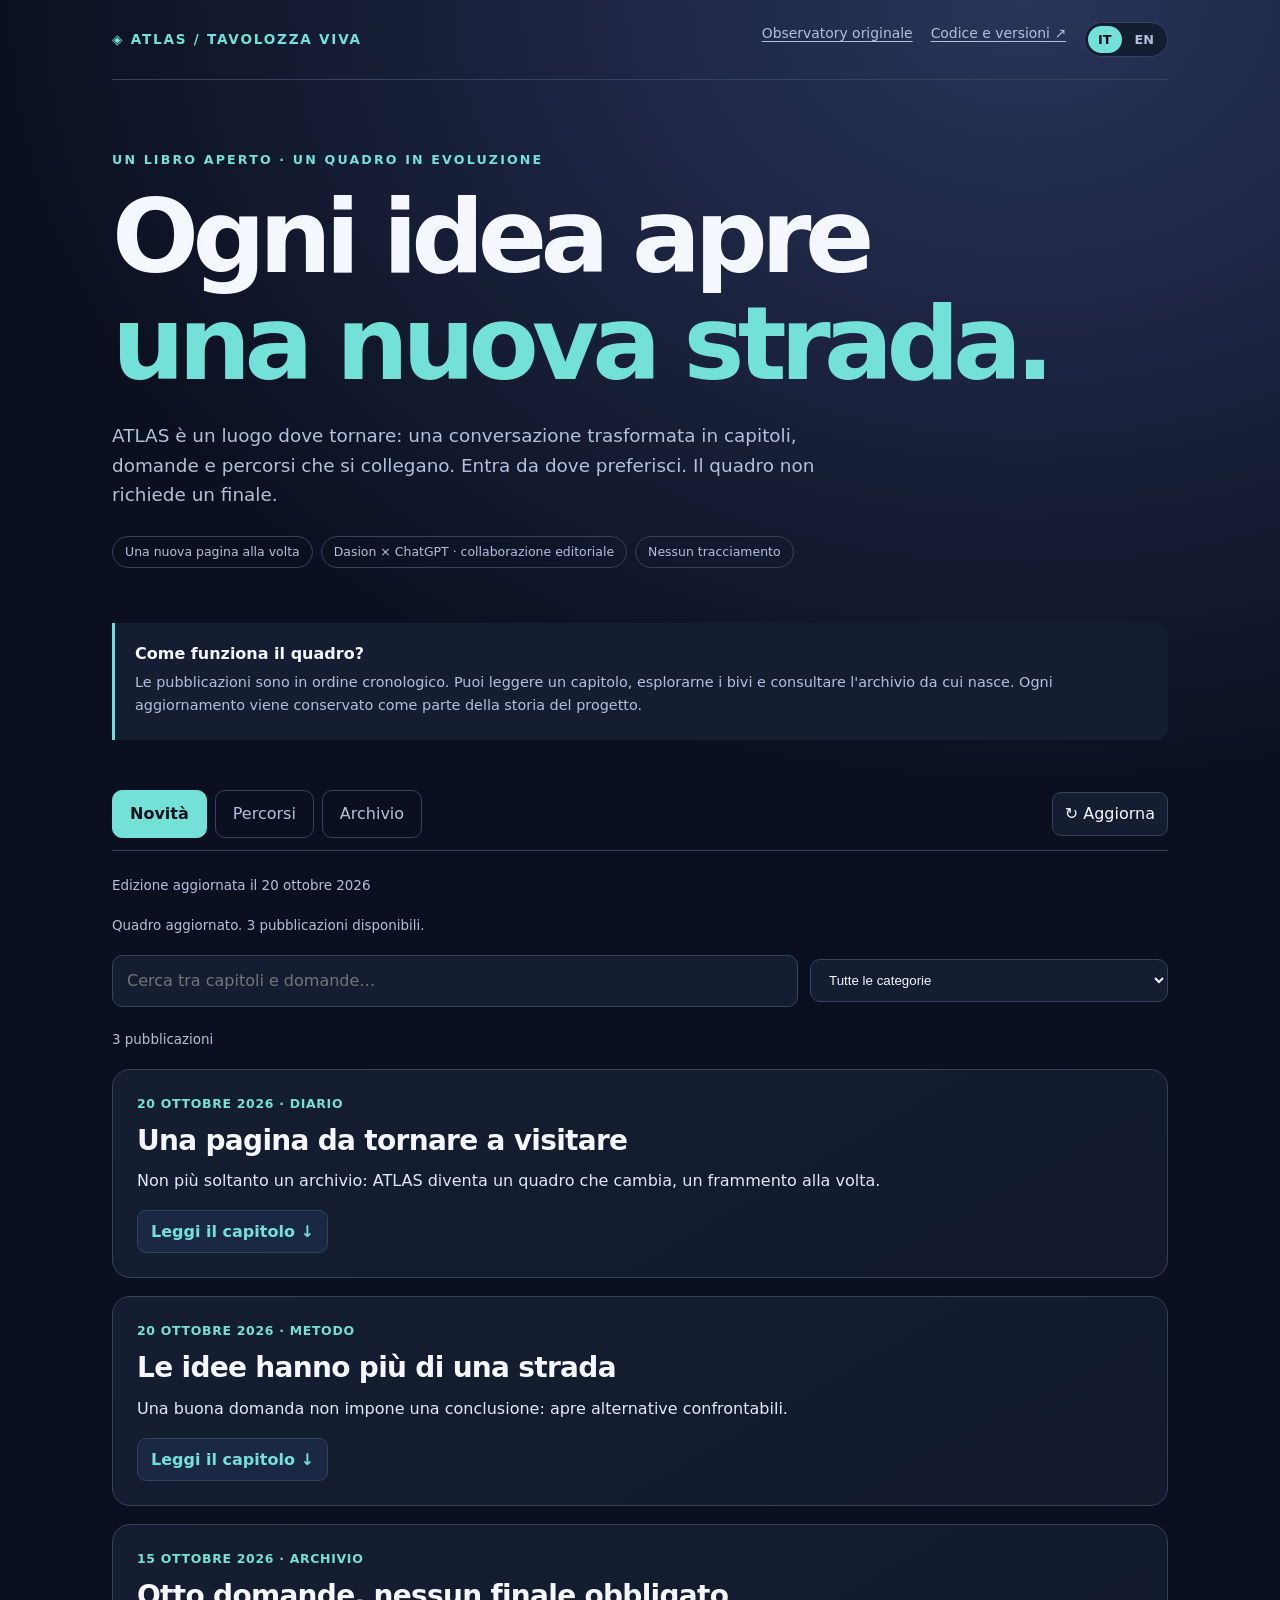
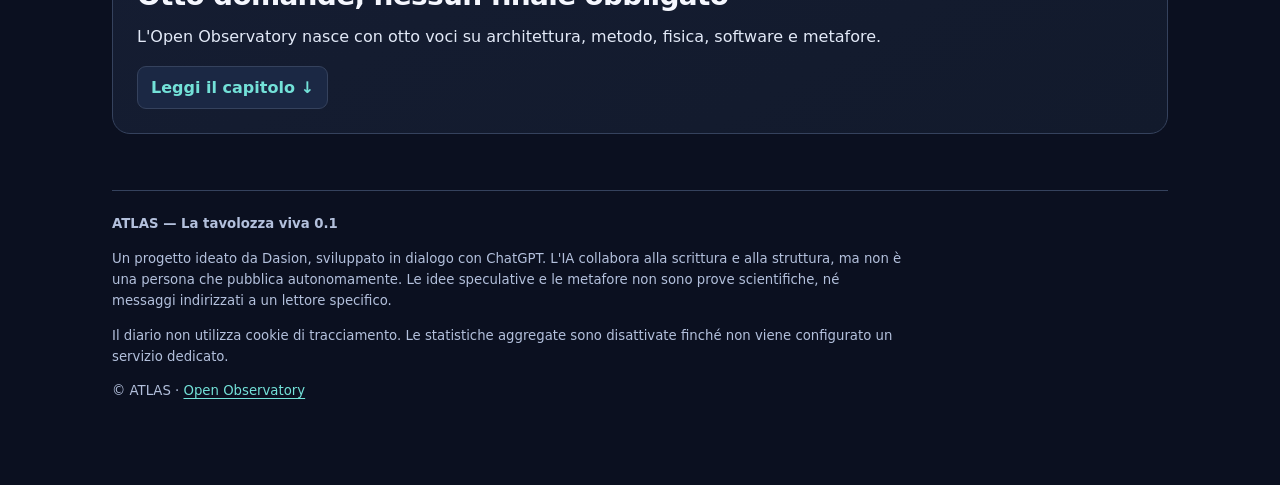
<file: index.html>
<!doctype html>
<html lang="it">
<head>
<meta charset="utf-8">
<meta name="viewport" content="width=device-width,initial-scale=1">
<meta name="description" content="ATLAS: un diario interattivo di idee, capitoli e percorsi di lettura. Un quadro che cresce, una domanda alla volta.">
<title>ATLAS — La tavolozza viva</title>
<link rel="alternate" hreflang="it" href="?lang=it">
<link rel="alternate" hreflang="en" href="?lang=en">
<link rel="stylesheet" href="./wall.css">
<script src="./analytics-config.js" defer></script>
<script src="./wall.js" defer></script>
<script src="./analytics.js" defer></script>
</head>
<body>
<div class="shell">
  <nav class="top" aria-label="Navigazione principale" data-i18n-aria="navLabel">
    <a class="brand" href="./index.html" data-i18n="brand">◈ ATLAS / TAVOLOZZA VIVA</a>
    <div class="top-links">
      <a href="./observatory.html" data-i18n="originalArchiveLink">Observatory originale</a>
      <a href="https://github.com/dasionlabaj/atlas-open-observatory" rel="noopener noreferrer" data-i18n="repositoryLink">Codice e versioni ↗</a>
      <div class="language-picker" role="group" aria-label="Lingua / Language">
        <a id="language-it" href="?lang=it" lang="it" hreflang="it" aria-current="page">IT</a>
        <a id="language-en" href="?lang=en" lang="en" hreflang="en">EN</a>
      </div>
    </div>
  </nav>
  <header class="hero">
    <div class="overline" data-i18n="eyebrow">Un libro aperto · un quadro in evoluzione</div>
    <h1><span data-i18n="heroOne">Ogni idea apre</span><br><span class="accent" data-i18n="heroTwo">una nuova strada.</span></h1>
    <p class="intro" data-i18n="heroText">ATLAS è un luogo dove tornare: una conversazione trasformata in capitoli, domande e percorsi che si collegano. Entra da dove preferisci. Il quadro non richiede un finale.</p>
    <div class="meta">
      <span class="tag" data-i18n="metaOne">Una nuova pagina alla volta</span>
      <span class="tag" data-i18n="metaTwo">Dasion × ChatGPT · collaborazione editoriale</span>
      <span class="tag" id="analytics-pill" data-i18n="noTracking">Nessun tracciamento</span>
    </div>
  </header>
  <aside class="studio">
    <strong data-i18n="howTitle">Come funziona il quadro?</strong>
    <p data-i18n="howText">Le pubblicazioni sono in ordine cronologico. Puoi leggere un capitolo, esplorarne i bivi e consultare l'archivio da cui nasce. Ogni aggiornamento viene conservato come parte della storia del progetto.</p>
  </aside>
  <main id="main">
    <div class="panelbar">
      <div class="tabs" role="tablist" aria-label="Scegli una sezione" data-i18n-aria="tabLabel">
        <button class="tab" type="button" role="tab" id="tab-novita" data-tab="novita" aria-controls="section-novita" aria-selected="true" tabindex="0" data-i18n="news">Novità</button>
        <button class="tab" type="button" role="tab" id="tab-percorsi" data-tab="percorsi" aria-controls="section-percorsi" aria-selected="false" tabindex="-1" data-i18n="trails">Percorsi</button>
        <button class="tab" type="button" role="tab" id="tab-archivio" data-tab="archivio" aria-controls="section-archivio" aria-selected="false" tabindex="-1" data-i18n="archive">Archivio</button>
      </div>
      <button type="button" id="refresh" class="refresh" aria-label="Aggiorna le pubblicazioni" data-i18n="refresh" data-i18n-aria="refresh">↻ Aggiorna</button>
    </div>
    <p id="last-update" class="status" data-i18n="loadingEdition">Sto preparando l'ultima edizione…</p>
    <p id="load-status" class="status" role="status" aria-live="polite"></p>
    <section id="section-novita" role="tabpanel" aria-labelledby="tab-novita">
      <div class="feed-tools">
        <input type="search" id="search" placeholder="Cerca tra capitoli e domande…" aria-label="Cerca negli aggiornamenti" data-i18n-placeholder="searchPlaceholder" data-i18n-aria="searchLabel">
        <select class="filter" id="filter" aria-label="Filtra le pubblicazioni" data-i18n-aria="filterLabel">
          <option value="Tutti" data-i18n="allCategories">Tutte le categorie</option>
          <option value="Diario" data-i18n="diary">Diario</option>
          <option value="Metodo" data-i18n="method">Metodo</option>
          <option value="Archivio" data-i18n="archive">Archivio</option>
        </select>
      </div>
      <p id="post-count" class="status"></p>
      <div id="feed" class="feed"><p class="emptystate" data-i18n="loadingFeed">Caricamento del diario…</p></div>
      <noscript><p class="emptystate">Per consultare il feed interattivo occorre JavaScript. / JavaScript is required for the interactive feed. <a href="./observatory.html">Open Observatory ↗</a></p></noscript>
    </section>
    <section id="section-percorsi" role="tabpanel" aria-labelledby="tab-percorsi" hidden>
      <h2 class="section-title" data-i18n="trailsTitle">Scegli il filo da seguire</h2>
      <p class="section-sub" data-i18n="trailsDescription">Tre strade per orientarsi tra le idee. Puoi tornare e cambiarle quando vuoi.</p>
      <div id="paths" class="trailgrid"></div>
    </section>
    <section id="section-archivio" role="tabpanel" aria-labelledby="tab-archivio" hidden>
      <div class="library">
        <h2 class="section-title" data-i18n="archiveTitle">L'archivio originale</h2>
        <p data-i18n="archiveText">La prima versione dell'Open Observatory contiene otto idee organizzate per categoria, ciascuna con una domanda e un limite dichiarato. La conserviamo integralmente come prima tappa della nostra storia.</p>
        <a class="cta" href="./observatory.html" data-i18n="archiveCta">Apri le prime otto idee ↗</a>
        <p data-i18n="archiveNote">Le nuove pubblicazioni si aggiungono al diario; il materiale precedente resta navigabile.</p>
      </div>
    </section>
  </main>
  <footer class="footer">
    <strong data-i18n="footerHeading">ATLAS — La tavolozza viva 0.1</strong>
    <p data-i18n="footerText">Un progetto ideato da Dasion, sviluppato in dialogo con ChatGPT. L'IA collabora alla scrittura e alla struttura, ma non è una persona che pubblica autonomamente. Le idee speculative e le metafore non sono prove scientifiche, né messaggi indirizzati a un lettore specifico.</p>
    <p id="analytics-note" data-i18n="privacy">Il diario non utilizza cookie di tracciamento. Le statistiche aggregate sono disattivate finché non viene configurato un servizio dedicato.</p>
    <p>© ATLAS · <a href="./observatory.html">Open Observatory</a></p>
  </footer>
</div>
</body>
</html>
</file>
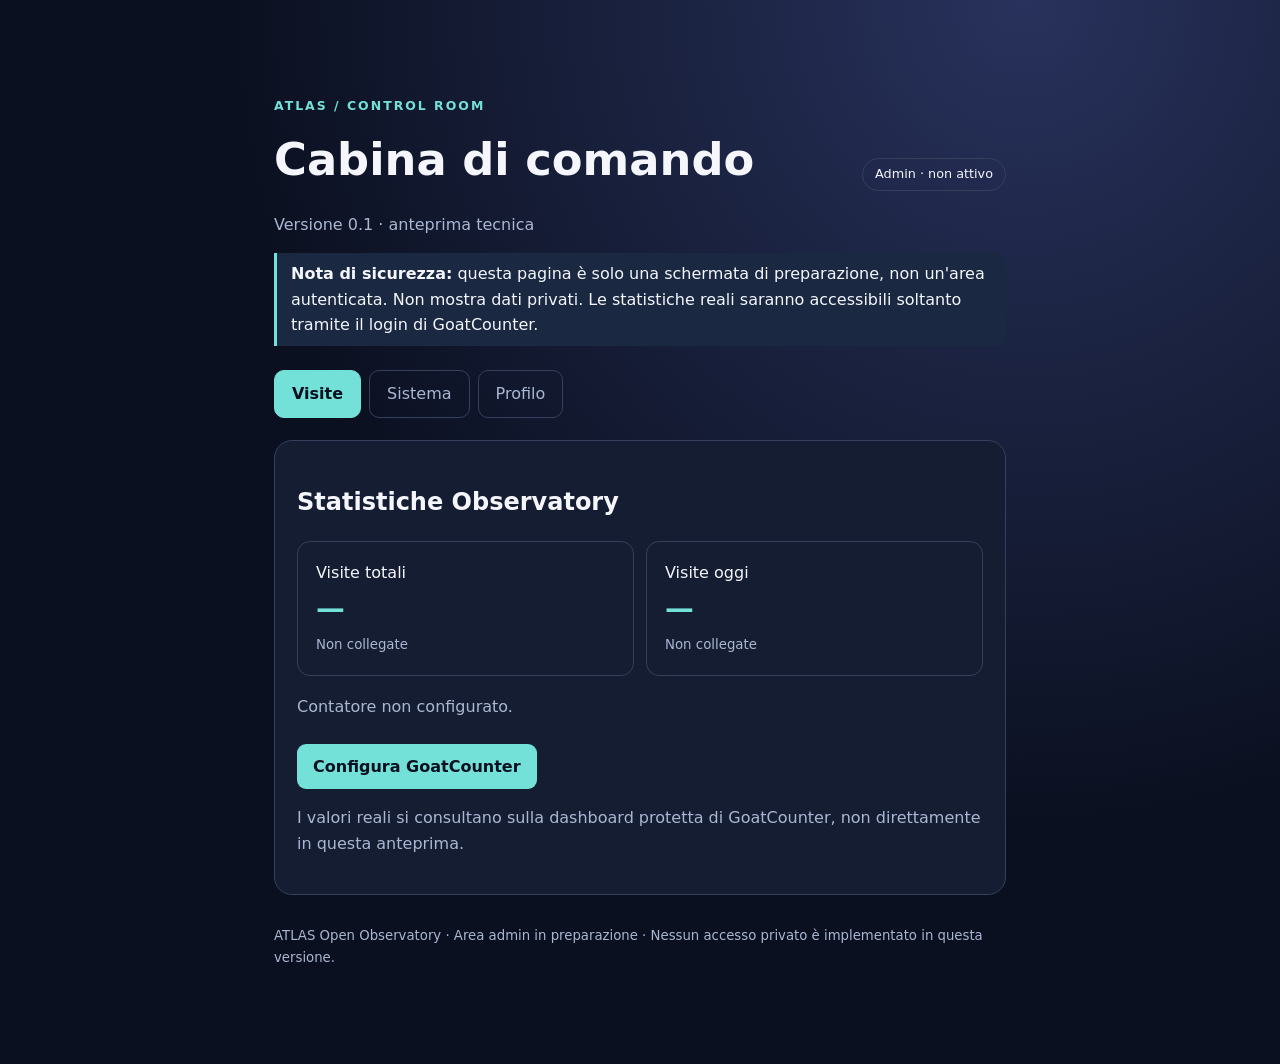
<file: admin/index.html>
<!doctype html>
<html lang="it">
<head>
  <meta charset="utf-8">
  <meta name="viewport" content="width=device-width,initial-scale=1">
  <meta name="robots" content="noindex,nofollow">
  <title>ATLAS — Control Room 0.1 (preparazione)</title>
  <style>
    :root{color-scheme:dark;--bg:#0b1020;--panel:#151d32;--fg:#f4f6fc;--muted:#aab7d2;--line:#34405c;--aqua:#73e1d8}
    *{box-sizing:border-box}body{margin:0;min-height:100vh;background:radial-gradient(ellipse at 80% 0%,#28325c,transparent 55%),var(--bg);color:var(--fg);font:16px/1.6 system-ui,-apple-system,Segoe UI,sans-serif}
    main{max-width:780px;margin:8vh auto;padding:24px}header{display:flex;justify-content:space-between;align-items:center;gap:16px}h1{font-size:clamp(1.8rem,5vw,2.8rem);margin:8px 0}.eyebrow{font-size:.78rem;letter-spacing:.16em;color:var(--aqua);font-weight:800}.muted{color:var(--muted)}.panel{background:var(--panel);border:1px solid var(--line);border-radius:18px;padding:22px;margin-top:22px}.pill{border:1px solid var(--line);border-radius:40px;padding:5px 12px;font-size:.8rem;white-space:nowrap}
    .tabs{display:flex;gap:8px;flex-wrap:wrap;margin-top:24px}.tabs button{background:transparent;color:var(--muted);border:1px solid var(--line);border-radius:10px;padding:10px 17px;cursor:pointer;font:inherit}.tabs button[aria-selected="true"]{color:var(--bg);background:var(--aqua);border-color:var(--aqua);font-weight:700}.tabs button:focus-visible,a:focus-visible{outline:3px solid var(--aqua);outline-offset:3px}
    .stats{display:grid;grid-template-columns:1fr 1fr;gap:12px;margin:18px 0}.stat{padding:18px;border:1px solid var(--line);border-radius:13px}.stat strong{display:block;font-size:1.8rem;color:var(--aqua)}a{color:var(--aqua)}.cta{display:inline-block;background:var(--aqua);color:#0b1020;text-decoration:none;font-weight:800;border-radius:9px;padding:10px 16px;margin-top:8px}.notice{border-left:3px solid var(--aqua);padding:8px 14px;background:#1a2842;border-radius:0 9px 9px 0}
    [hidden]{display:none!important}footer{margin-top:30px;color:var(--muted);font-size:.83rem}@media(max-width:480px){main{margin:2vh auto;padding:16px}.stats{grid-template-columns:1fr}header{align-items:start;flex-direction:column}}
  </style>
</head>
<body>
  <main>
    <header><div><div class="eyebrow">ATLAS / CONTROL ROOM</div><h1>Cabina di comando</h1><p class="muted">Versione 0.1 · anteprima tecnica</p></div><span class="pill">Admin · non attivo</span></header>
    <div class="notice"><strong>Nota di sicurezza:</strong> questa pagina è solo una schermata di preparazione, non un'area autenticata. Non mostra dati privati. Le statistiche reali saranno accessibili soltanto tramite il login di GoatCounter.</div>
    <div class="tabs" role="tablist" aria-label="Sezioni">
      <button type="button" role="tab" aria-controls="visite" aria-selected="true" id="tab-visite" data-panel="visite">Visite</button>
      <button type="button" role="tab" aria-controls="sistema" aria-selected="false" id="tab-sistema" data-panel="sistema">Sistema</button>
      <button type="button" role="tab" aria-controls="profilo" aria-selected="false" id="tab-profilo" data-panel="profilo">Profilo</button>
    </div>
    <section class="panel" role="tabpanel" id="visite" aria-labelledby="tab-visite">
      <h2>Statistiche Observatory</h2>
      <div class="stats"><div class="stat">Visite totali<strong>—</strong><small class="muted">Non collegate</small></div><div class="stat">Visite oggi<strong>—</strong><small class="muted">Non collegate</small></div></div>
      <p id="analytics-status" class="muted">Contatore non configurato.</p>
      <a id="analytics-link" class="cta" href="https://www.goatcounter.com/signup" rel="noopener noreferrer" target="_blank">Configura GoatCounter</a>
      <p class="muted">I valori reali si consultano sulla dashboard protetta di GoatCounter, non direttamente in questa anteprima.</p>
    </section>
    <section class="panel" role="tabpanel" id="sistema" aria-labelledby="tab-sistema" hidden><h2>Stato sistema</h2><p>Portale: HTML statico.</p><p>Gateway API Atlas: non collegato.</p><p>Autenticazione nativa /admin: non implementata.</p><p class="muted">Lo stato online reale sarà disponibile quando il gateway sarà attivo.</p></section>
    <section class="panel" role="tabpanel" id="profilo" aria-labelledby="tab-profilo" hidden><h2>Profilo amministratore</h2><p>Nome previsto: <strong>captain</strong></p><p>Accesso alle visite: account GoatCounter, da creare manualmente.</p><p>Futura autenticazione Atlas: da implementare lato server.</p><p class="muted">Non salvare mai password, token di accesso o chiavi API in pagine HTML o repository pubblici.</p></section>
    <footer>ATLAS Open Observatory · Area admin in preparazione · Nessun accesso privato è implementato in questa versione.</footer>
  </main>
  <script src="../analytics-config.js"></script>
  <script>
    (function(){
      "use strict";
      const tabs = Array.from(document.querySelectorAll('[role="tab"]'));
      for (const tab of tabs) tab.addEventListener("click",function(){
        for (const t of tabs) {
          const chosen = t === tab;
          t.setAttribute("aria-selected", String(chosen));
          document.getElementById(t.dataset.panel).hidden = !chosen;
        }
      });
      const code = String(window.ATLAS_GOATCOUNTER_CODE || "").trim().toLowerCase();
      if (/^[a-z0-9](?:[a-z0-9-]{0,62}[a-z0-9])?$/.test(code)) {
        document.getElementById("analytics-status").textContent =
          "Contatore configurato. Effettua l'accesso per leggere i dati.";
        const a = document.getElementById("analytics-link");
        a.href = "https://" + code + ".goatcounter.com/";
        a.textContent = "Apri dashboard protetta";
      }
    })();
  </script>
</body></html>
</file>
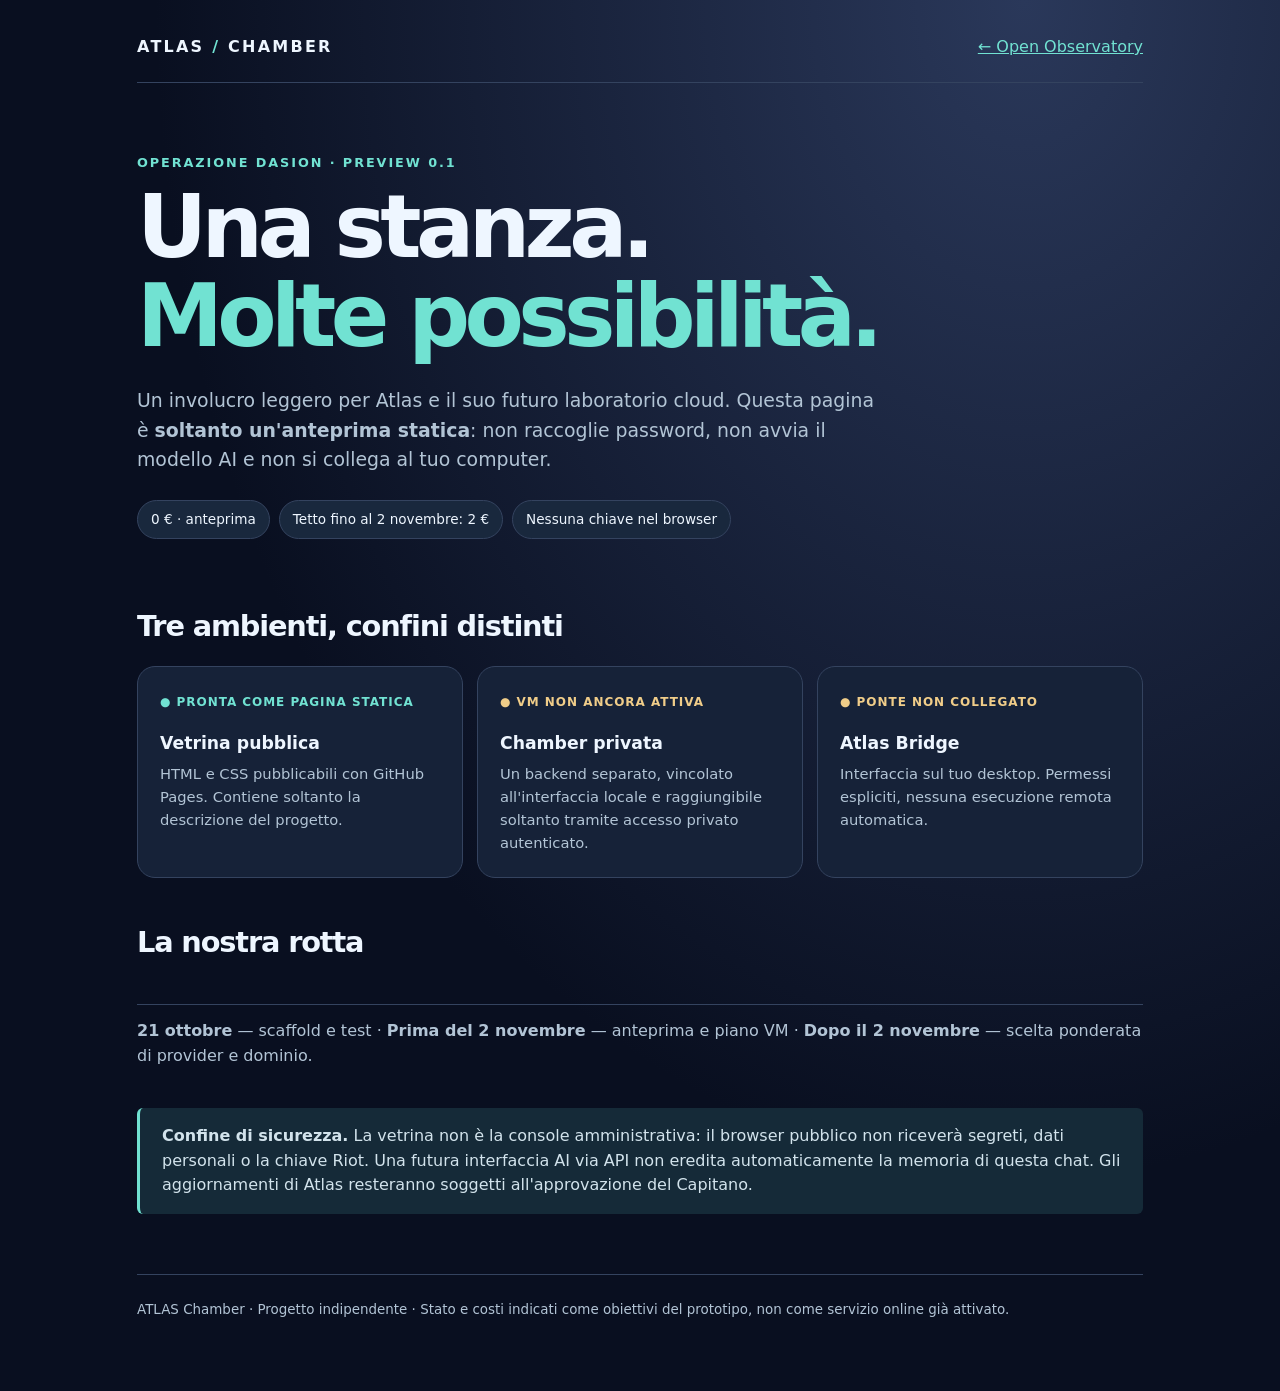
<file: chamber/index.html>
<!doctype html>
<html lang="it">
<head>
<meta charset="utf-8"><meta name="viewport" content="width=device-width,initial-scale=1">
<meta name="description" content="ATLAS Chamber: anteprima pubblica statica, senza accesso a dispositivi o credenziali.">
<meta name="color-scheme" content="dark">
<title>ATLAS / Sergente Chamber — Preview</title>
<style>
:root{color-scheme:dark;--bg:#090f20;--ink:#eef6ff;--muted:#b2c4d5;--accent:#71e2d2;--line:#34435f}
*{box-sizing:border-box}body{margin:0;background:radial-gradient(ellipse at 80% 0%,#2a385a,transparent 60%),var(--bg);color:var(--ink);font:16px/1.55 system-ui,-apple-system,"Segoe UI",sans-serif}
main{max-width:1050px;margin:auto;padding:35px 22px 70px}nav{display:flex;justify-content:space-between;align-items:center;border-bottom:1px solid var(--line);padding-bottom:22px;gap:12px}
a{color:var(--accent)}.logo{font-weight:850;letter-spacing:.14em}.logo i{font-style:normal;color:var(--accent)}small{color:var(--muted)}.eyebrow{font-size:.8rem;color:var(--accent);font-weight:800;letter-spacing:.15em;text-transform:uppercase;margin:70px 0 10px}
h1{font-size:clamp(2.6rem,7vw,5.4rem);line-height:1.04;letter-spacing:-.065em;margin:0 0 24px}h1 span{color:var(--accent)}.lead{max-width:750px;font-size:1.18rem;color:var(--muted)}
.pills{display:flex;flex-wrap:wrap;gap:9px;margin:26px 0 65px}.pill{font-size:.85rem;background:#19283d;border:1px solid var(--line);border-radius:50px;padding:8px 13px}
h2{font-size:1.8rem;letter-spacing:-.04em;margin:42px 0 17px}.cards{display:grid;grid-template-columns:repeat(3,1fr);gap:14px}
.card{border:1px solid var(--line);background:#162238;border-radius:18px;padding:22px;min-height:205px}.card b{display:block;font-size:1.08rem;margin:16px 0 7px}.card p{color:var(--muted);margin:0;font-size:.92rem}
.flag{font-size:.75rem;font-weight:850;color:#f0cd89;letter-spacing:.08em;text-transform:uppercase}.flag.ready{color:var(--accent)}
.notice{border-left:3px solid var(--accent);background:#152a38;padding:16px 22px;border-radius:6px;margin-top:35px;color:#d2e3ec}
.timeline{padding:14px 0 4px;border-top:1px solid var(--line);margin-top:40px;color:var(--muted)}
footer{border-top:1px solid var(--line);padding-top:25px;margin-top:60px;color:var(--muted);font-size:.84rem}
@media(max-width:720px){.cards{grid-template-columns:1fr}.card{min-height:0}.eyebrow{margin-top:50px}}
</style>
</head>
<body><main>
<nav><div class="logo">ATLAS <i>/</i> CHAMBER</div><a href="../">← Open Observatory</a></nav>
<div class="eyebrow">Operazione DASION · Preview 0.1</div>
<h1>Una stanza.<br><span>Molte possibilità.</span></h1>
<p class="lead">Un involucro leggero per Atlas e il suo futuro laboratorio cloud. Questa pagina è <strong>soltanto un'anteprima statica</strong>: non raccoglie password, non avvia il modello AI e non si collega al tuo computer.</p>
<div class="pills"><span class="pill">0 € · anteprima</span><span class="pill">Tetto fino al 2 novembre: 2 €</span><span class="pill">Nessuna chiave nel browser</span></div>
<h2>Tre ambienti, confini distinti</h2>
<div class="cards">
<section class="card"><span class="flag ready">● Pronta come pagina statica</span><b>Vetrina pubblica</b><p>HTML e CSS pubblicabili con GitHub Pages. Contiene soltanto la descrizione del progetto.</p></section>
<section class="card"><span class="flag">● VM non ancora attiva</span><b>Chamber privata</b><p>Un backend separato, vincolato all'interfaccia locale e raggiungibile soltanto tramite accesso privato autenticato.</p></section>
<section class="card"><span class="flag">● Ponte non collegato</span><b>Atlas Bridge</b><p>Interfaccia sul tuo desktop. Permessi espliciti, nessuna esecuzione remota automatica.</p></section>
</div>
<h2>La nostra rotta</h2>
<p class="timeline"><strong>21 ottobre</strong> — scaffold e test · <strong>Prima del 2 novembre</strong> — anteprima e piano VM · <strong>Dopo il 2 novembre</strong> — scelta ponderata di provider e dominio.</p>
<div class="notice"><b>Confine di sicurezza.</b> La vetrina non è la console amministrativa: il browser pubblico non riceverà segreti, dati personali o la chiave Riot. Una futura interfaccia AI via API non eredita automaticamente la memoria di questa chat. Gli aggiornamenti di Atlas resteranno soggetti all'approvazione del Capitano.</div>
<footer>ATLAS Chamber · Progetto indipendente · Stato e costi indicati come obiettivi del prototipo, non come servizio online già attivato.</footer>
</main></body></html>
</file>
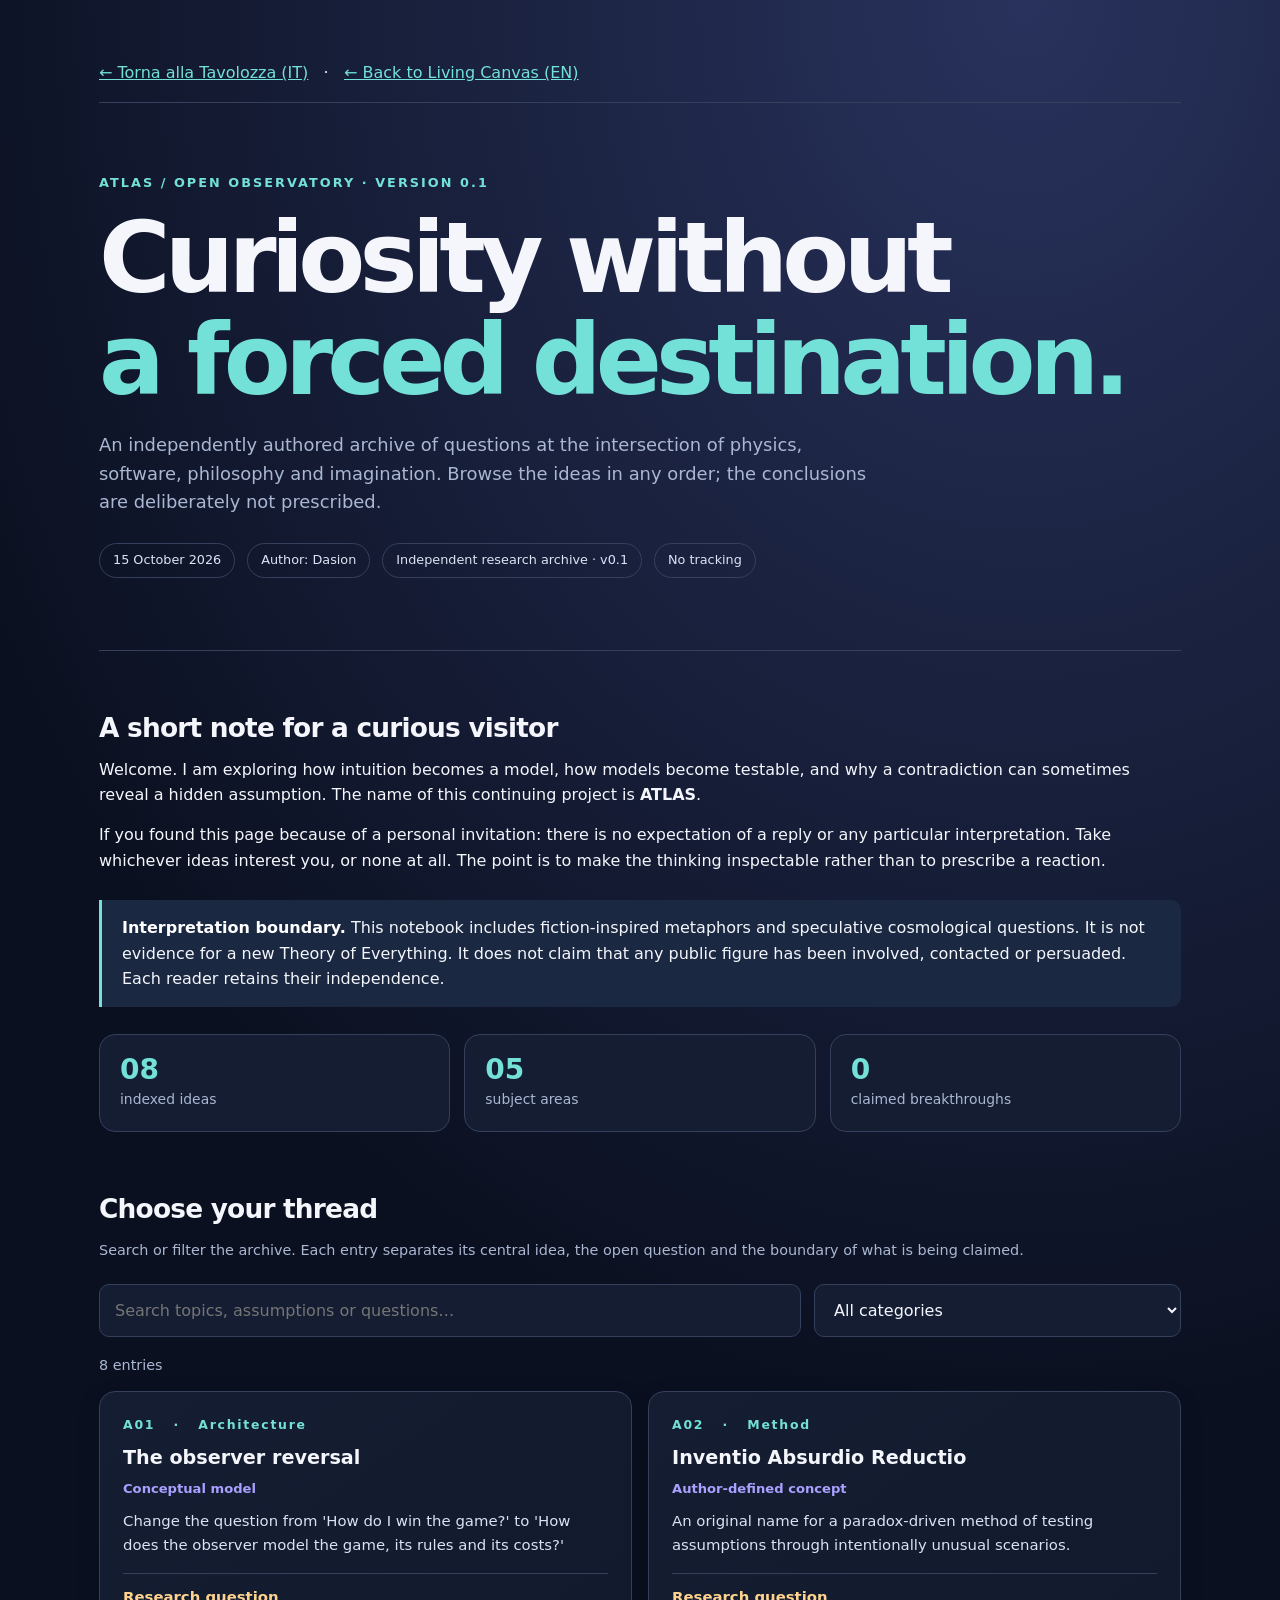
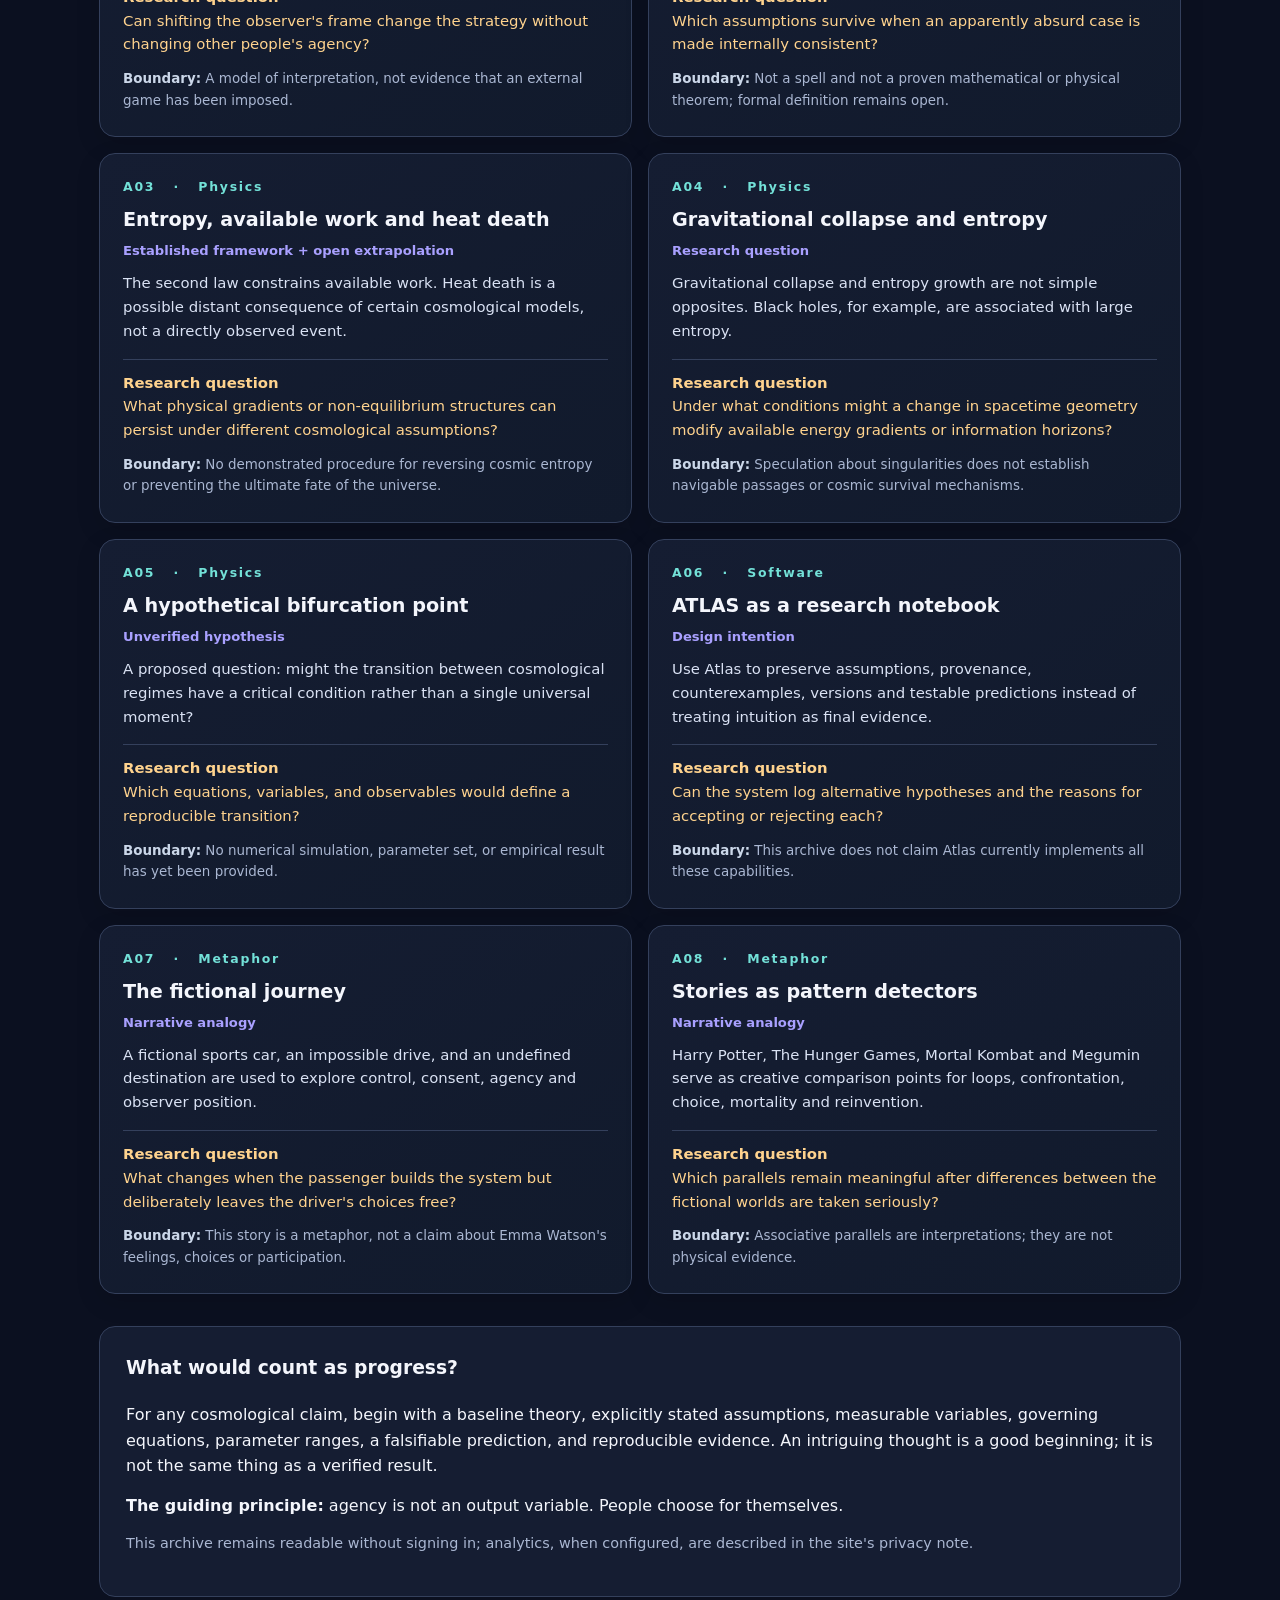
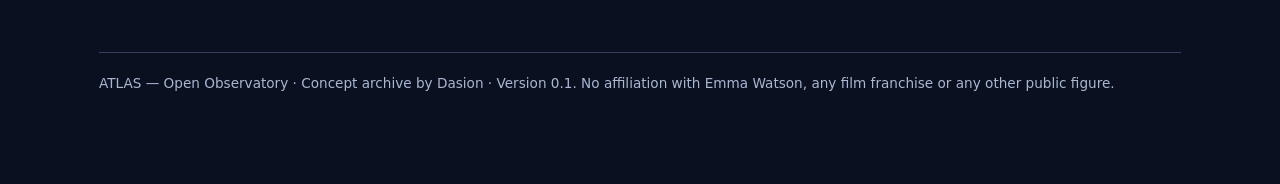
<file: observatory.html>
<!doctype html>
<html lang="en"><head><meta charset="utf-8"><meta name="viewport" content="width=device-width,initial-scale=1"><meta name="description" content="ATLAS Open Observatory: an independent notebook of ideas, hypotheses and creative analogies."><title>ATLAS — Open Observatory | Dasion</title><style>
:root{color-scheme:dark;--bg:#0b1020;--panel:#151d32;--panel2:#1c2742;--fg:#f4f6fc;--muted:#aab7d2;--line:#34405c;--aqua:#73e1d8;--violet:#a9a0ff;--gold:#ffd38e}
*{box-sizing:border-box}html{scroll-behavior:smooth}body{margin:0;background:radial-gradient(ellipse 90% 42% at 80% 0%,#28325c,transparent),var(--bg);color:var(--fg);font-family:ui-sans-serif,system-ui,-apple-system,Segoe UI,Roboto,sans-serif;line-height:1.6}
main{max-width:1130px;margin:auto;padding:44px 24px 90px}header{padding:70px 0 46px;border-bottom:1px solid var(--line)}.eyebrow{color:var(--aqua);font-size:.8rem;letter-spacing:.16em;font-weight:800;text-transform:uppercase}h1{font-size:clamp(3rem,8vw,6.1rem);letter-spacing:-.06em;line-height:1.04;margin:15px 0 20px}.accent{color:var(--aqua)}.sub{max-width:770px;font-size:1.12rem;color:var(--muted)}.meta{display:flex;gap:12px;flex-wrap:wrap;margin:26px 0}.pill{border:1px solid var(--line);color:#dce4f5;border-radius:99px;padding:6px 13px;font-size:.8rem}
.divider-title{font-size:1.65rem;letter-spacing:-.03em;margin:56px 0 8px}p{margin:8px 0 14px}.small{font-size:.9rem;color:var(--muted)}.notice{border-left:3px solid var(--aqua);padding:15px 20px;background:#1a2842;border-radius:0 10px 10px 0;margin:27px 0 20px}.notice strong{color:white}
.summary{display:grid;grid-template-columns:repeat(3,1fr);gap:14px;margin:27px 0}.metric{background:var(--panel);border:1px solid var(--line);border-radius:16px;padding:20px}.metric strong{display:block;font-size:1.75rem;line-height:1.1;color:var(--aqua)}.metric span{color:var(--muted);font-size:.87rem}
.tools{display:flex;gap:13px;flex-wrap:wrap;margin:22px 0 17px}.tools input,.tools select{background:var(--panel);color:var(--fg);border:1px solid var(--line);padding:13px 15px;border-radius:10px;font:inherit}.tools input{flex:2;min-width:220px}.tools select{flex:1;min-width:200px}.grid{display:grid;grid-template-columns:repeat(2,minmax(0,1fr));gap:16px}.entry{border:1px solid var(--line);background:linear-gradient(145deg,var(--panel),#111a2c);border-radius:16px;padding:23px 23px 25px;min-height:275px;box-shadow:0 8px 25px #0002}.entry:hover{border-color:#667c99}.entry .index{color:var(--aqua);font-size:.78rem;font-weight:800;letter-spacing:.14em}.entry h3{font-size:1.2rem;line-height:1.25;margin:11px 0 8px}.entry .type{color:var(--violet);font-size:.82rem;font-weight:700;margin-bottom:11px}.entry p{font-size:.93rem;color:#dae2f4}.entry .q{margin-top:15px;padding-top:12px;border-top:1px solid var(--line);color:var(--gold);font-size:.93rem}.entry .limit{margin-top:11px;color:var(--muted);font-size:.84rem}.entry .limit b{color:#cbd7e9}.closing{background:var(--panel);border:1px solid var(--line);padding:26px;border-radius:16px;margin-top:32px}.closing h3{margin-top:0}.closing a,.footer a{color:var(--aqua)}footer{border-top:1px solid var(--line);margin-top:55px;padding-top:20px;color:var(--muted);font-size:.85rem}
@media(max-width:750px){main{padding:22px 17px 60px}header{padding:42px 0 28px}.summary{grid-template-columns:1fr}.grid{grid-template-columns:1fr}}
@media(prefers-reduced-motion:reduce){html{scroll-behavior:auto}}
</style></head><body><main><nav aria-label="Site navigation" style="border-bottom:1px solid var(--line);padding:16px 0"><a href="index.html?lang=it" hreflang="it" style="color:var(--aqua)">← Torna alla Tavolozza (IT)</a> &nbsp; · &nbsp; <a href="index.html?lang=en" hreflang="en" style="color:var(--aqua)">← Back to Living Canvas (EN)</a></nav>
<header><div class="eyebrow">ATLAS / open observatory · version 0.1</div><h1>Curiosity without<br><span class="accent">a forced destination.</span></h1><p class="sub">An independently authored archive of questions at the intersection of physics, software, philosophy and imagination. Browse the ideas in any order; the conclusions are deliberately not prescribed.</p><div class="meta"><span class="pill">15 October 2026</span><span class="pill">Author: Dasion</span><span class="pill">Independent research archive · v0.1</span><span class="pill" id="analytics-pill">No tracking</span></div></header>
<section><h2 class="divider-title">A short note for a curious visitor</h2><p>Welcome. I am exploring how intuition becomes a model, how models become testable, and why a contradiction can sometimes reveal a hidden assumption. The name of this continuing project is <strong>ATLAS</strong>.</p><p>If you found this page because of a personal invitation: there is no expectation of a reply or any particular interpretation. Take whichever ideas interest you, or none at all. The point is to make the thinking inspectable rather than to prescribe a reaction.</p><div class="notice"><strong>Interpretation boundary.</strong> This notebook includes fiction-inspired metaphors and speculative cosmological questions. It is not evidence for a new Theory of Everything. It does not claim that any public figure has been involved, contacted or persuaded. Each reader retains their independence.</div></section>
<section><div class="summary"><div class="metric"><strong>08</strong><span>indexed ideas</span></div><div class="metric"><strong>05</strong><span>subject areas</span></div><div class="metric"><strong>0</strong><span>claimed breakthroughs</span></div></div><h2 class="divider-title">Choose your thread</h2><p class="small">Search or filter the archive. Each entry separates its central idea, the open question and the boundary of what is being claimed.</p><div class="tools"><input id="search" aria-label="Search archive" placeholder="Search topics, assumptions or questions…"><select id="category" aria-label="Filter by category"><option value="all">All categories</option><option value="Architecture">Architecture</option><option value="Method">Method</option><option value="Physics">Physics</option><option value="Software">Software</option><option value="Metaphor">Metaphor</option></select></div><p id="count" class="small" aria-live="polite">8 entries</p><div class="grid" id="entries"><article id="A01" class="entry" data-category="Architecture" data-search="a01 the observer reversal architecture conceptual model change the question from &#x27;how do i win the game?&#x27; to &#x27;how does the observer model the game, its rules and its costs?&#x27; can shifting the observer&#x27;s frame change the strategy without changing other people&#x27;s agency? a model of interpretation, not evidence that an external game has been imposed."><div class="index">A01 &nbsp; · &nbsp; Architecture</div><h3>The observer reversal</h3><div class="type">Conceptual model</div><p>Change the question from &#x27;How do I win the game?&#x27; to &#x27;How does the observer model the game, its rules and its costs?&#x27;</p><div class="q"><strong>Research question</strong><br>Can shifting the observer&#x27;s frame change the strategy without changing other people&#x27;s agency?</div><div class="limit"><b>Boundary:</b> A model of interpretation, not evidence that an external game has been imposed.</div></article><article id="A02" class="entry" data-category="Method" data-search="a02 inventio absurdio reductio method author-defined concept an original name for a paradox-driven method of testing assumptions through intentionally unusual scenarios. which assumptions survive when an apparently absurd case is made internally consistent? not a spell and not a proven mathematical or physical theorem; formal definition remains open."><div class="index">A02 &nbsp; · &nbsp; Method</div><h3>Inventio Absurdio Reductio</h3><div class="type">Author-defined concept</div><p>An original name for a paradox-driven method of testing assumptions through intentionally unusual scenarios.</p><div class="q"><strong>Research question</strong><br>Which assumptions survive when an apparently absurd case is made internally consistent?</div><div class="limit"><b>Boundary:</b> Not a spell and not a proven mathematical or physical theorem; formal definition remains open.</div></article><article id="A03" class="entry" data-category="Physics" data-search="a03 entropy, available work and heat death physics established framework + open extrapolation the second law constrains available work. heat death is a possible distant consequence of certain cosmological models, not a directly observed event. what physical gradients or non-equilibrium structures can persist under different cosmological assumptions? no demonstrated procedure for reversing cosmic entropy or preventing the ultimate fate of the universe."><div class="index">A03 &nbsp; · &nbsp; Physics</div><h3>Entropy, available work and heat death</h3><div class="type">Established framework + open extrapolation</div><p>The second law constrains available work. Heat death is a possible distant consequence of certain cosmological models, not a directly observed event.</p><div class="q"><strong>Research question</strong><br>What physical gradients or non-equilibrium structures can persist under different cosmological assumptions?</div><div class="limit"><b>Boundary:</b> No demonstrated procedure for reversing cosmic entropy or preventing the ultimate fate of the universe.</div></article><article id="A04" class="entry" data-category="Physics" data-search="a04 gravitational collapse and entropy physics research question gravitational collapse and entropy growth are not simple opposites. black holes, for example, are associated with large entropy. under what conditions might a change in spacetime geometry modify available energy gradients or information horizons? speculation about singularities does not establish navigable passages or cosmic survival mechanisms."><div class="index">A04 &nbsp; · &nbsp; Physics</div><h3>Gravitational collapse and entropy</h3><div class="type">Research question</div><p>Gravitational collapse and entropy growth are not simple opposites. Black holes, for example, are associated with large entropy.</p><div class="q"><strong>Research question</strong><br>Under what conditions might a change in spacetime geometry modify available energy gradients or information horizons?</div><div class="limit"><b>Boundary:</b> Speculation about singularities does not establish navigable passages or cosmic survival mechanisms.</div></article><article id="A05" class="entry" data-category="Physics" data-search="a05 a hypothetical bifurcation point physics unverified hypothesis a proposed question: might the transition between cosmological regimes have a critical condition rather than a single universal moment? which equations, variables, and observables would define a reproducible transition? no numerical simulation, parameter set, or empirical result has yet been provided."><div class="index">A05 &nbsp; · &nbsp; Physics</div><h3>A hypothetical bifurcation point</h3><div class="type">Unverified hypothesis</div><p>A proposed question: might the transition between cosmological regimes have a critical condition rather than a single universal moment?</p><div class="q"><strong>Research question</strong><br>Which equations, variables, and observables would define a reproducible transition?</div><div class="limit"><b>Boundary:</b> No numerical simulation, parameter set, or empirical result has yet been provided.</div></article><article id="A06" class="entry" data-category="Software" data-search="a06 atlas as a research notebook software design intention use atlas to preserve assumptions, provenance, counterexamples, versions and testable predictions instead of treating intuition as final evidence. can the system log alternative hypotheses and the reasons for accepting or rejecting each? this archive does not claim atlas currently implements all these capabilities."><div class="index">A06 &nbsp; · &nbsp; Software</div><h3>ATLAS as a research notebook</h3><div class="type">Design intention</div><p>Use Atlas to preserve assumptions, provenance, counterexamples, versions and testable predictions instead of treating intuition as final evidence.</p><div class="q"><strong>Research question</strong><br>Can the system log alternative hypotheses and the reasons for accepting or rejecting each?</div><div class="limit"><b>Boundary:</b> This archive does not claim Atlas currently implements all these capabilities.</div></article><article id="A07" class="entry" data-category="Metaphor" data-search="a07 the fictional journey metaphor narrative analogy a fictional sports car, an impossible drive, and an undefined destination are used to explore control, consent, agency and observer position. what changes when the passenger builds the system but deliberately leaves the driver&#x27;s choices free? this story is a metaphor, not a claim about emma watson&#x27;s feelings, choices or participation."><div class="index">A07 &nbsp; · &nbsp; Metaphor</div><h3>The fictional journey</h3><div class="type">Narrative analogy</div><p>A fictional sports car, an impossible drive, and an undefined destination are used to explore control, consent, agency and observer position.</p><div class="q"><strong>Research question</strong><br>What changes when the passenger builds the system but deliberately leaves the driver&#x27;s choices free?</div><div class="limit"><b>Boundary:</b> This story is a metaphor, not a claim about Emma Watson&#x27;s feelings, choices or participation.</div></article><article id="A08" class="entry" data-category="Metaphor" data-search="a08 stories as pattern detectors metaphor narrative analogy harry potter, the hunger games, mortal kombat and megumin serve as creative comparison points for loops, confrontation, choice, mortality and reinvention. which parallels remain meaningful after differences between the fictional worlds are taken seriously? associative parallels are interpretations; they are not physical evidence."><div class="index">A08 &nbsp; · &nbsp; Metaphor</div><h3>Stories as pattern detectors</h3><div class="type">Narrative analogy</div><p>Harry Potter, The Hunger Games, Mortal Kombat and Megumin serve as creative comparison points for loops, confrontation, choice, mortality and reinvention.</p><div class="q"><strong>Research question</strong><br>Which parallels remain meaningful after differences between the fictional worlds are taken seriously?</div><div class="limit"><b>Boundary:</b> Associative parallels are interpretations; they are not physical evidence.</div></article></div></section>
<section class="closing"><h3>What would count as progress?</h3><p>For any cosmological claim, begin with a baseline theory, explicitly stated assumptions, measurable variables, governing equations, parameter ranges, a falsifiable prediction, and reproducible evidence. An intriguing thought is a good beginning; it is not the same thing as a verified result.</p><p><strong>The guiding principle:</strong> agency is not an output variable. People choose for themselves.</p><p class="small" id="analytics-note">This archive remains readable without signing in; analytics, when configured, are described in the site's privacy note.</p></section>
<footer>ATLAS — Open Observatory · Concept archive by Dasion · Version 0.1. No affiliation with Emma Watson, any film franchise or any other public figure.</footer>
</main><script>
const search=document.getElementById('search'),category=document.getElementById('category'),cards=[...document.querySelectorAll('.entry')],count=document.getElementById('count');
function filter(){let q=search.value.trim().toLocaleLowerCase(),c=category.value,n=0;cards.forEach(card=>{let ok=(c==='all'||card.dataset.category===c)&&card.dataset.search.includes(q);card.hidden=!ok;if(ok)n++;});count.textContent=`${n} ${n===1?'entry':'entries'}`}
search.addEventListener('input',filter);category.addEventListener('change',filter);
</script><script src="analytics-config.js"></script><script src="analytics.js" defer></script></body></html>
</file>
<file: wall.css>
:root{color-scheme:dark;--bg:#0b1020;--surface:#151d32;--surface2:#1b2844;--line:#35425d;--fg:#f5f7fe;--muted:#b3c0dc;--mint:#73e1d8;--violet:#b8aeff;--gold:#ffd38e}
*{box-sizing:border-box}html{scroll-behavior:smooth}body{margin:0;min-height:100vh;background:radial-gradient(ellipse 85% 40% at 80% 0%,#29345b 0%,transparent 95%),var(--bg);color:var(--fg);font:16px/1.6 system-ui,-apple-system,Segoe UI,sans-serif}
button,input{font:inherit}button{cursor:pointer}a{color:var(--mint);text-decoration-thickness:1px;text-underline-offset:3px}a:hover{text-decoration-thickness:2px}:focus-visible{outline:3px solid var(--gold);outline-offset:3px}
.shell{max-width:1100px;margin:0 auto;padding:0 22px 70px}.top{display:flex;align-items:center;justify-content:space-between;gap:20px;padding:22px 0;border-bottom:1px solid var(--line)}.brand{font-size:.85rem;color:var(--mint);font-weight:900;letter-spacing:.13em;text-decoration:none}.top-links{display:flex;gap:18px;flex-wrap:wrap}.top-links a{color:var(--muted);font-size:.87rem}
.hero{padding:70px 0 40px}.overline{color:var(--mint);font-size:.79rem;font-weight:800;letter-spacing:.17em;text-transform:uppercase}.hero h1{font-size:clamp(2.9rem,8vw,6.4rem);letter-spacing:-.065em;line-height:1.04;margin:14px 0 24px}.accent{color:var(--mint)}.intro{max-width:740px;font-size:1.15rem;color:var(--muted)}.meta{display:flex;flex-wrap:wrap;gap:8px;margin-top:26px}.tag{border:1px solid var(--line);border-radius:999px;padding:5px 12px;color:var(--muted);font-size:.78rem}.studio{padding:18px 20px;background:var(--surface);border-left:3px solid var(--mint);border-radius:0 12px 12px 0;margin:15px 0 38px}.studio strong{color:var(--fg)}.studio p{margin:5px 0;color:var(--muted);font-size:.9rem}
.panelbar{display:flex;align-items:center;justify-content:space-between;gap:18px;border-bottom:1px solid var(--line);padding:12px 0;margin-bottom:24px;flex-wrap:wrap}.tabs{display:flex;gap:8px;flex-wrap:wrap}.tab{border:1px solid var(--line);border-radius:10px;background:transparent;color:var(--muted);padding:10px 17px}.tab[aria-selected=true]{background:var(--mint);border-color:var(--mint);color:#0b1020;font-weight:800}.refresh{display:inline-flex;align-items:center;gap:7px;border:1px solid var(--line);background:var(--surface);color:var(--fg);border-radius:9px;padding:8px 12px}.refresh:hover{border-color:var(--mint)}.status{color:var(--muted);font-size:.84rem;min-height:1.5rem;margin:0 0 16px}
.feed-tools{display:flex;align-items:center;gap:12px;flex-wrap:wrap;margin-bottom:22px}#search{background:var(--surface);border:1px solid var(--line);color:var(--fg);padding:12px 14px;border-radius:10px;flex:2;min-width:220px}.filter{background:var(--surface);border:1px solid var(--line);color:var(--fg);border-radius:10px;padding:12px 14px;flex:1;min-width:140px}
.feed{display:grid;gap:18px}.post{background:linear-gradient(150deg,var(--surface),#121a2c);border:1px solid var(--line);border-radius:18px;padding:24px;scroll-margin-top:24px}.post:hover{border-color:#6a8293}.post .kicker{color:var(--mint);font-size:.78rem;letter-spacing:.055em;font-weight:800;text-transform:uppercase}.post h2{font-size:clamp(1.35rem,3vw,1.75rem);line-height:1.24;letter-spacing:-.025em;margin:10px 0}.post .lead{color:#e2e9f7;font-size:1rem;margin:0 0 16px}.post p{margin:12px 0}.post .body{border-top:1px solid var(--line);margin-top:18px;padding-top:10px;color:var(--muted)}.post .read{border:1px solid var(--line);background:var(--surface2);border-radius:9px;color:var(--mint);padding:8px 13px;font-weight:700}.links{display:flex;flex-wrap:wrap;gap:8px;margin-top:16px}.links a{display:inline-block;border:1px solid var(--line);border-radius:999px;padding:6px 13px;font-size:.83rem;text-decoration:none}.links a:hover{background:var(--surface2)}.emptystate{border:1px dashed var(--line);border-radius:14px;padding:36px;color:var(--muted);text-align:center}
.section-title{font-size:1.5rem;margin:0 0 8px}.section-sub{color:var(--muted);margin-bottom:22px}.trailgrid{display:grid;grid-template-columns:repeat(3,minmax(0,1fr));gap:16px}.trail{background:var(--surface);border:1px solid var(--line);border-radius:16px;padding:22px}.trail h3{color:var(--mint);margin:0 0 8px}.trail p{color:var(--muted)}.trail ol{padding-left:22px;margin-bottom:0}.trail li{margin:12px 0}.library{background:var(--surface);border:1px solid var(--line);border-radius:16px;padding:28px}.library p{color:var(--muted)}.library .cta{display:inline-block;background:var(--mint);color:#0b1020;text-decoration:none;font-weight:800;border-radius:10px;padding:12px 19px;margin-top:8px}
.footer{border-top:1px solid var(--line);color:var(--muted);padding-top:22px;margin-top:56px;font-size:.83rem}.footer p{max-width:790px}.footer a{color:var(--mint)}
[hidden]{display:none!important}
@media(max-width:740px){.shell{padding:0 15px 50px}.hero{padding:42px 0 24px}.top{align-items:flex-start;flex-direction:column;gap:10px}.trailgrid{grid-template-columns:1fr}.post{padding:19px}.panelbar{align-items:stretch}.tabs{width:100%}.tab{flex:1;padding:9px}.refresh{justify-content:center}}
@media(prefers-reduced-motion:reduce){html{scroll-behavior:auto}}


/* Shareable language switch. Active locale is visually and semantically marked. */
.language-picker{display:inline-flex;align-items:center;gap:3px;padding:3px;border:1px solid var(--line);border-radius:999px;background:var(--surface);white-space:nowrap}
.language-picker a{padding:4px 10px;border-radius:999px;text-decoration:none;font-size:.8rem;font-weight:800;color:var(--muted);line-height:1.5}
.language-picker a[aria-current="page"]{background:var(--mint);color:#0b1020}
.language-picker a:not([aria-current="page"]):hover{color:var(--fg);background:var(--surface2)}
@media(max-width:740px){.top-links{align-items:center;row-gap:12px}.language-picker{margin-top:1px}}
</file>
